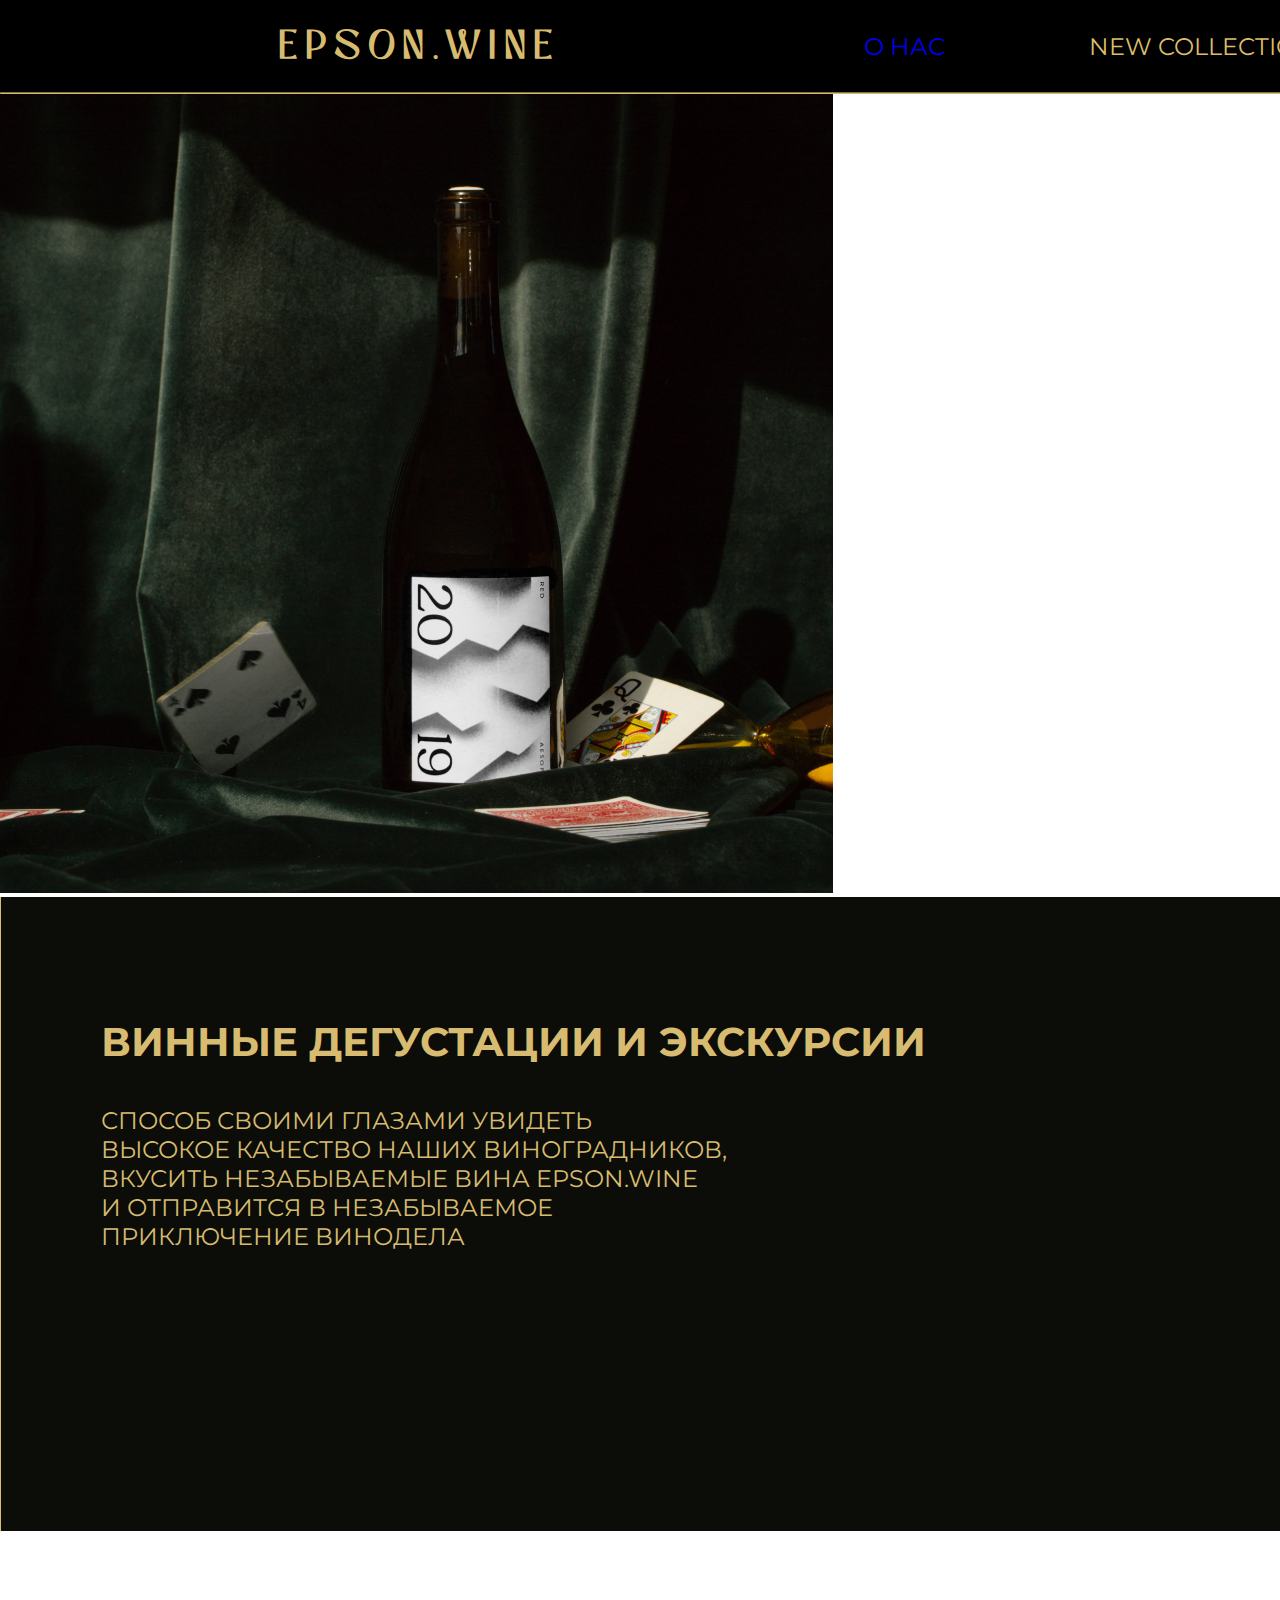
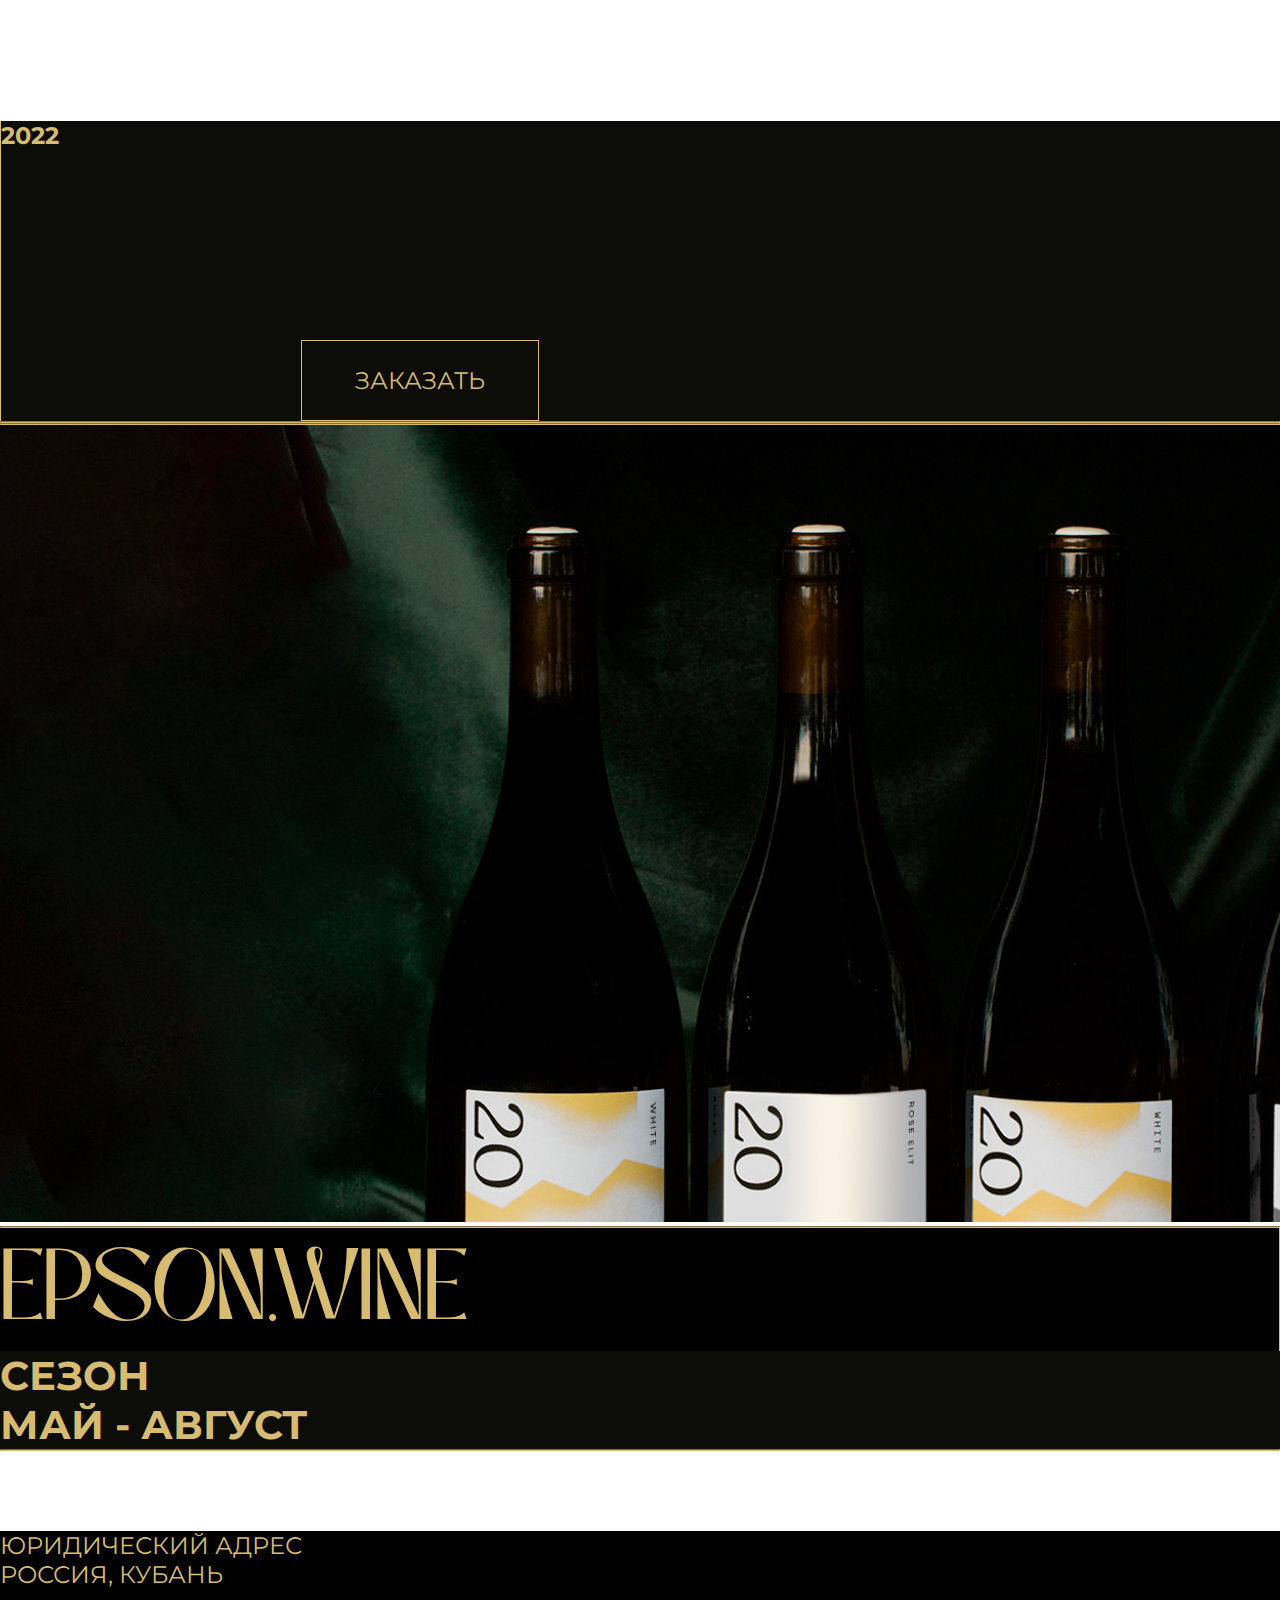
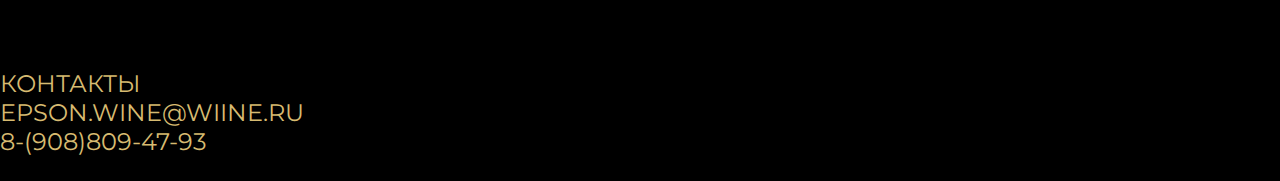
<file: pages/e/index.html>
<!DOCTYPE html>
<html lang="zxx">
<head>
    <meta charset="UTF-8">
    <meta http-equiv="X-UA-Compatible" content="IE=edge">
    <meta name="viewport" content="width=device-width, initial-scale=1.0">
    <link href="https://cdn.jsdelivr.net/npm/bootstrap@5.0.2/dist/css/bootstrap.min.css" rel="stylesheet" integrity="sha384-EVSTQN3/azprG1Anm3QDgpJLIm9Nao0Yz1ztcQTwFspd3yD65VohhpuuCOmLASjC" crossorigin="anonymous">
    <script src="https://cdn.jsdelivr.net/npm/bootstrap@5.0.2/dist/js/bootstrap.bundle.min.js" integrity="sha384-MrcW6ZMFYlzcLA8Nl+NtUVF0sA7MsXsP1UyJoMp4YLEuNSfAP+JcXn/tWtIaxVXM" crossorigin="anonymous"></script>
    
    <title>Excursions</title>
    <link rel="stylesheet" href="css/style.css">
</head>
<body>  
    <header>
        <div class = "header-container col-12">
            <div class="wrapper">
                <a class="navbar-brand" href="../../index.html">Epson.Wine</a>
                <nav class="navbar">
                    <div class="container-fluid">
                         <ul class = "nav-list">
                         <li><a href = "../index.html" class="nav-item">О нас</a></li>
                        <li class="nav-item">
                            <div class = "dropdown-open">
                                New Collection
                                <div class ="dropdown">
                                    <ul class="dropdown-list">
                                       <li class="dropdown-item"> <a href = "/pages/grid/grid.html">
                                            Сладострастно розовое
                                            </a></li>
                                        <li class="dropdown-item"><a href = "/pages/wine/index.html">
                                            Ошеломлюяще белое
                                           </a></li>
                                        <li class="dropdown-item">
                                              <a href = "pages/grid/grid.html">
                                            Искусительно красное </a>
                                        </li>
                                    </ul>
                                </div> 
                            </div>
                            <div class="arrow"></div>
                        </li>
                        <li class="nav-item"><a href = "/pages/e/index.html">Экскурсии</a></li>
                    </ul>
                    </div>             
                </nav>
            </div>
        </div>
        <hr class="border-top border-1 border-wine">
    </header>
    <main>
        <div class = "container-fluid col-12">
           <div class="row">
               <div class="col-6">
                   <img alt="" src="../../assets/11.png" class="img-fluid w-100">
               </div>
               <div class="col-6">
                   <div class="row wine-description h-50">
                       <div class="col-auto align-self-left">
                           <div class="description-card text-left lh-lg">
                               <h1>Винные дегустации и экскурсии</h1>
                               <p>Способ своими глазами увидеть <br>
                                   высокое качество наших виноградников,<br>
                                   вкусить незабываемые вина EPSON.WINE <br>
                                   и отправится в незабываемое <br>
                                   приключение винодела <br>
                               </p>
                            </div>
                       </div>
                   </div>
                   <div class="row wine-description1 h-50">
                       <div class="col-3 d-flex a justify-content-center h-50">
                           <h2>2022</h2>
                       </div>
                       <div class="col a align-self-start h-50">
                           <button class="btn preorder">ЗАКАЗАТЬ</button>
                       </div>
                   </div>
                       </div>
                   </div>
               </div>
            <div class="row black-gap">
                <hr class="border-top border-1 border-wine">
                <hr class="border-top border-1 border-wine">
            </div>
            <div class="row">
                <div class="col-12">
                    <img alt="" src="../../assets/5.png" class="img-fluid w-100"/>
                </div>
            </div>
            <hr class="border-top border-1 border-wine">
            <div class="row">
                <div class="col-6">
                    <div class="wine-logo text-center">
                        <p>Epson.Wine</p>
                    </div>
                </div>
                <div class="col-6">
                    <div class="wine-feeding text-center h-100">
                        <p>Сезон</p>
                        <p>Май - Август</p>
                    </div>   
                </div>
            </div>
            <hr class="border-top border-1 border-wine">   
        </main>
        <footer>
            <div class="footer-container">
            <div class="row justify-content-center">
                <div class="col-4 pd offset-4 footer-text text-start">
                    <p>Юридический адрес</p>
                    <p>Россия, Кубань</p>
                </div>
                <div class="col-4 pd footer-text text-end">
                    <p>Контакты</p>
                    <p>Epson.wine@wiine.ru</p>
                    <p>8-(908)809-47-93</p>
                </div>
            </div>
            </div>
        </footer>
</body>
<script src="../../js/script.js"></script>
</html>
</file>
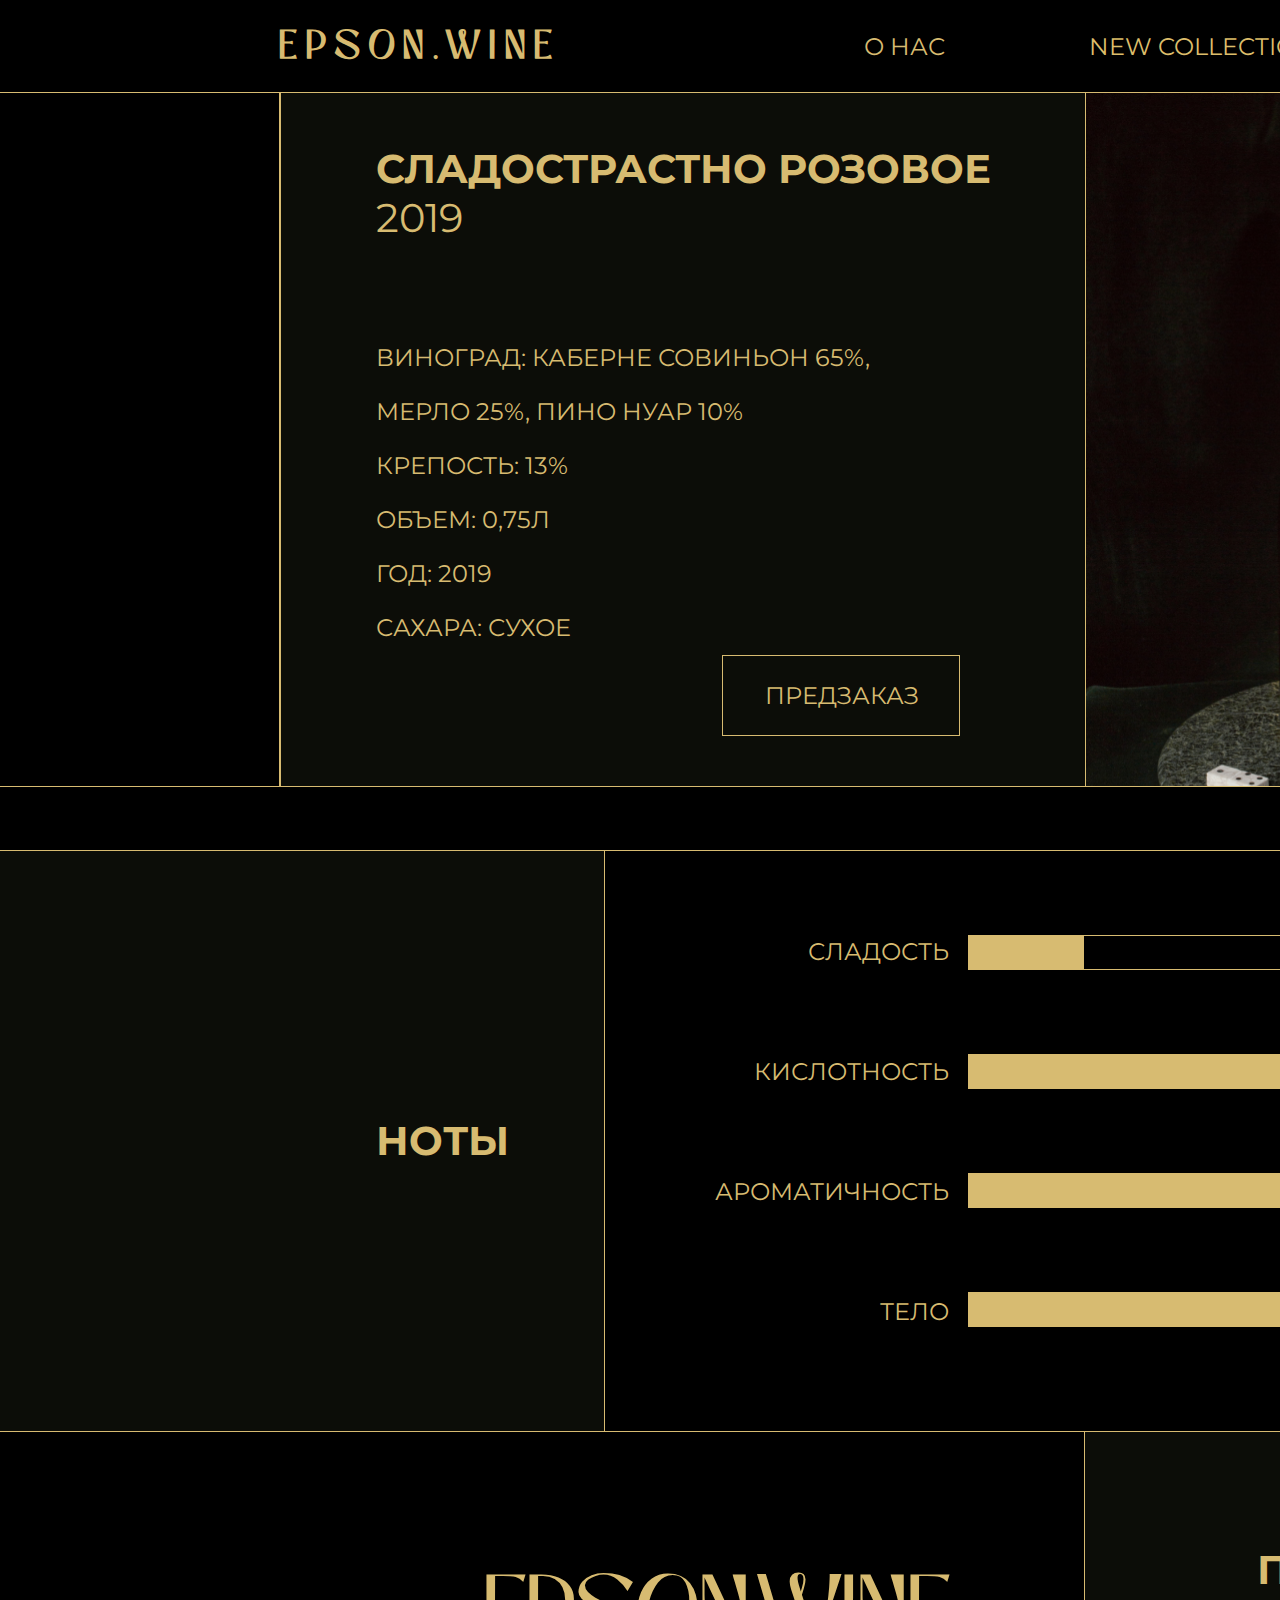
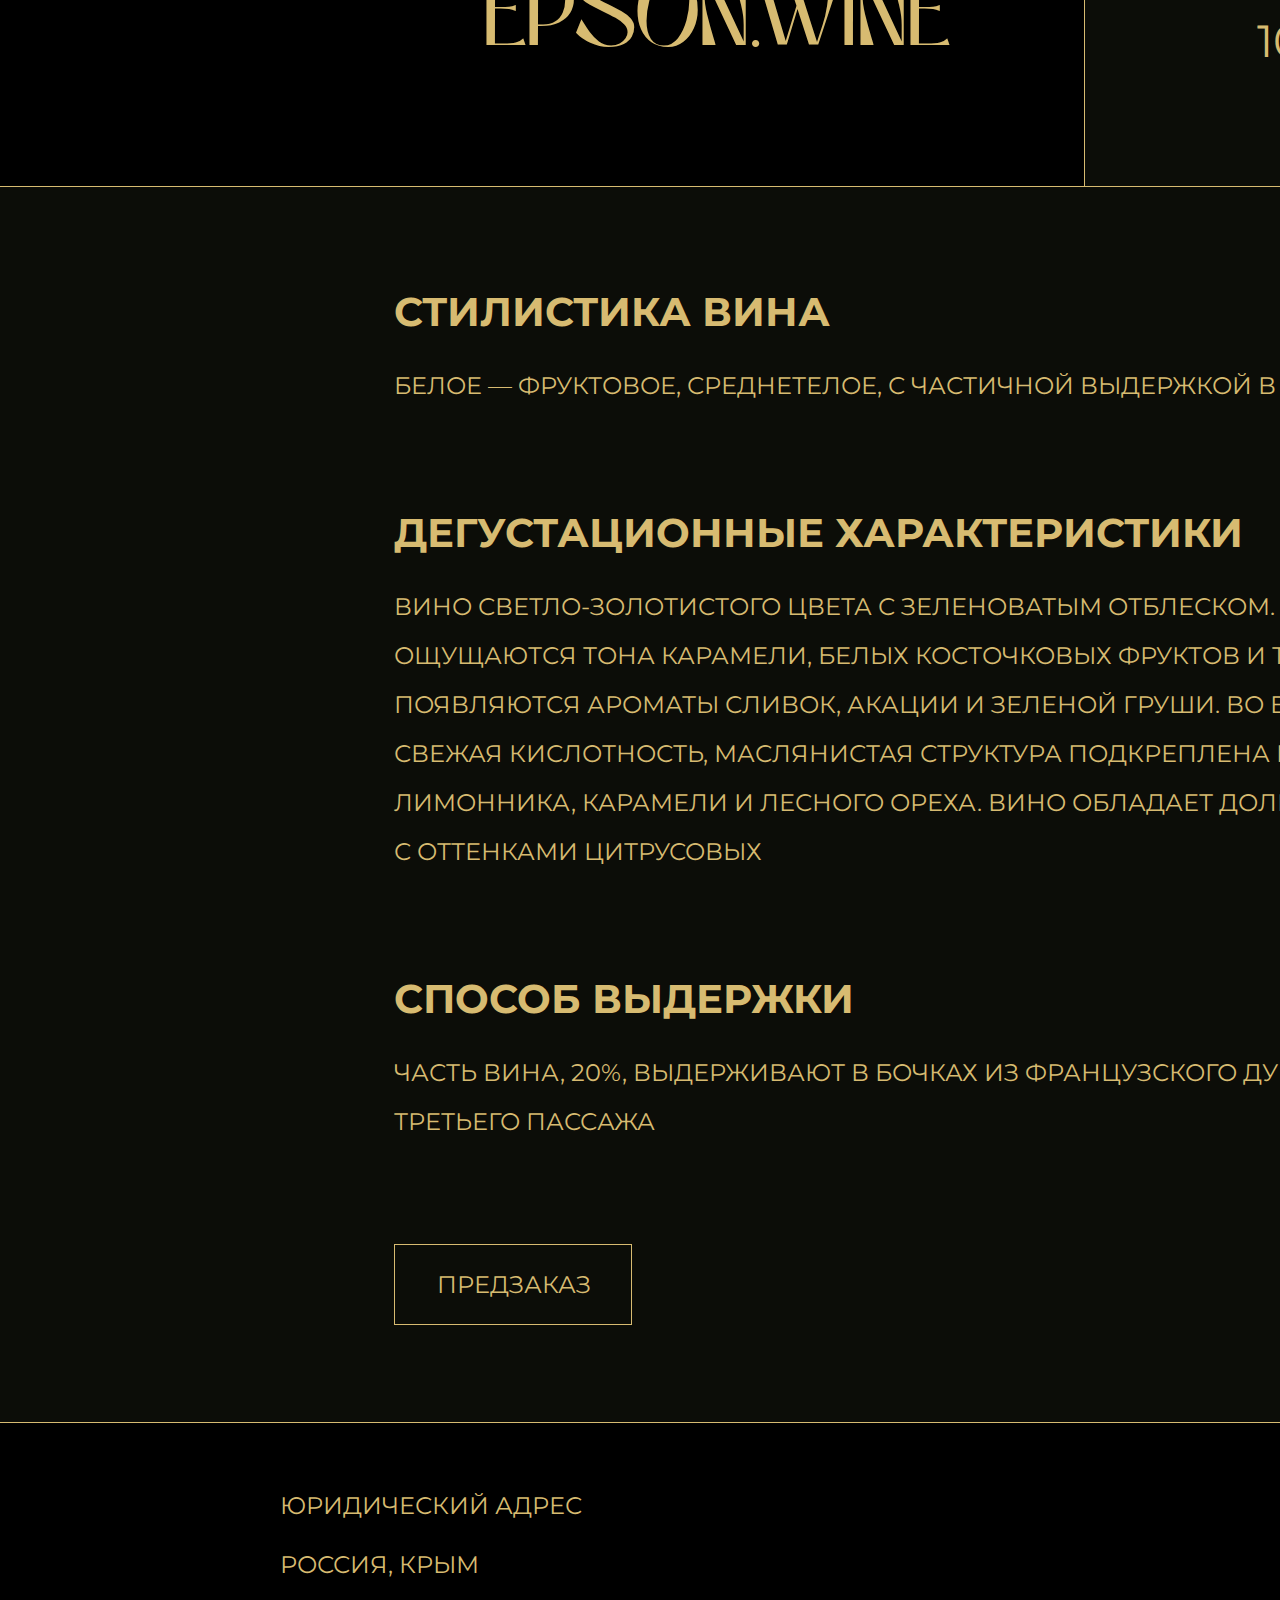
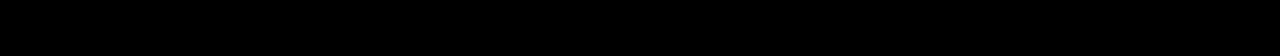
<file: pages/grid/grid.html>
<!DOCTYPE html>
<html lang="zxx">
<head>
    <meta charset="UTF-8">
    <meta http-equiv="X-UA-Compatible" content="IE=edge">
    <meta name="viewport" content="width=device-width, initial-scale=1.0">
    <link rel="stylesheet" href="grid.css">
    <title>Epson Wine</title>
    <link rel="icon" type="image/x-icon" href="/assets/EPSONWINE.ico">
</head>
<body>  
    <header>
        <div class = "header-container">
            <div class="wrapper">
                <a href = "../../index.html"><div class = "header-logo">Epson.Wine</div></a>
                <nav>
                     <ul class = "nav-list">
                         <li><a href = "../index.html" class="nav-item">О нас</a></li>
                        <li class="nav-item">
                            <div class = "dropdown-open">
                                New Collection
                                <div class ="dropdown">
                                    <ul class="dropdown-list">
                                       <li class="dropdown-item"> <a href = "pages/grid/grid.html">
                                            Сладострастно розовое
                                            </a></li>
                                        <li class="dropdown-item"><a href = "pages/grid/grid.html">
                                            Ошеломлюяще белое
                                           </a></li>
                                        <li class="dropdown-item">
                                            <a href = "pages/grid/grid.html">
                                            Искусительно красное </a>
                                        </li>
                                    </ul>
                                </div> 
                            </div>
                            <div class="arrow"></div>
                        </li>
                        <li class="nav-item"><a href = "/pages/e/index.html">Экскурсии</a></li>
                    </ul>
                         </nav>
            </div>
        </div>
        <div class="line"></div>
    </header>
    <main>
        <div class = "main-container container">
            <div class="popup-bg">
                <form class="popup">
                    <button class = "close-button"><img alt="" src = "../../assets/close.svg"></button>
                    <h1 class = "popup-title">Форма для предзаказа</h1>
                    <label class = "name">
                        <div class = "name-text">ФИО*</div>
                        <input type = "text" required>
                    </label>
                    <label class = "email">
                        <div class = "email-text">Email*</div>
                        <input type = "email" required>
                    </label>
                    <label class = "phone">
                        <div class = "phone-text">Телефон*</div>
                        <input type = "tel" required>
                    </label>
                    <span class = "popup-text">*Поля обязательные для заполнения</span>
                    <button class = "popup-button" type = "submit">Buy now</button> 
                </form>
            </div>
            <section class="intro">
                    <div class="intro-container">
                        <div class="empty-container"></div>
                        <div class="wine-description">
                            <div class="description-card">
                                <h1>Сладострастно розовое <br> <span>2019</span></h1>
                                
                                <p>ВИНОГРАД: каберне совиньон 65%,
                                <br>мерло 25%, пино нуар 10%
                                <br>КРЕПОСТЬ: 13%
                                <br>Объем: 0,75Л
                                <br>Год: 2019
                                <br>САХАРА: СУХОЕ  </p>
                            </div>
                            <button class="preorder">Предзаказ</button>
                        </div>
                        <div class="wine-photo"></div>
                        
                        <div class="empty-container"></div>
                    </div>
            </section>
            <div class="ticker">
                <div class="line"></div>
                <div class="line"></div>
            </div>
            <section class="wine-taste">
                <div class="taste-container">
                    <div class="taste">
                        <span>Ноты</span>
                    </div>
                    <div class="taste-settings">
                        <div class="settings">
                            <div class="word-bar">
                                <span>Сладость</span>
                                <span>Кислотность</span>
                                <span>Ароматичность</span>
                                <span>Тело</span>
                            </div>
                            <div class="scale-bar">
                                <div class="scale">
                                    <div class="percent"></div>
                                </div>
                                <div class="scale">
                                    <div class="percent"></div>
                                </div>
                                <div class="scale">
                                    <div class="percent"></div>
                                </div>
                                <div class="scale">
                                    <div class="percent"></div>
                                </div>
                            </div>
                        </div>
                    </div>
                </div>
            </section>
            <section class="wine-storage">
                <div class="storage-container">
                    <div class="wine-logo">
                        <span>Epson.Wine</span>    
                    </div>
                    <div class="wine-feeding">
                        <div class="feeding-bar">
                            <span>Подача</span>
                            <span>10 – 12 °С</span>
                        </div>
                    </div>
                </div>
            </section>
            <section class="wine-testimonial">
                <div class="testimonial-container">
                    <div class="testimonial-wrapper">
                        <div class="wine-style">
                            <h1>Стилистика вина</h1>
                            <p>Белое — фруктовое, среднетелое, с частичной выдержкой в дубе</p>
                        </div>
                        <div class="wine-tasting">
                            <h1>Дегустационные характеристики</h1>
                            <p>Вино светло-золотистого цвета с зеленоватым отблеском. В аромате ощущаются тона карамели, белых косточковых фруктов и тостов, чуть позже появляются ароматы сливок, акации и зеленой груши. Во вкусе яркая и свежая кислотность, маслянистая структура подкреплена нотами лимонника, карамели и лесного ореха. Вино обладает долгим послевкусием с оттенками цитрусовых</p>
                        </div>
                        <div class="wine-excerpt">
                            <h1>Способ выдержки</h1>
                            <p>Часть вина, 20%, выдерживают в бочках из французского дуба второго и третьего пассажа</p>
                        </div>
                        <button class="preorder">Предзаказ</button>
                    </div>
                </div>
            </section>
            <div class="line"></div>
        </div>
            </main>
    <footer>
        <div class="footer-container">
            <div class="wrapper">
                <div class="address">
                    <span>Юридический адрес</span>
                    <span>Россия, Крым</span>
                </div>
                <div class="contact">
                    <span>Контакты</span>
                    <span>Epson.wine@wiine.ru</span>
                    <span>8-(908)809-47-93</span>
                </div>
            </div>
        </div>
    </footer>
</body>     
<script src = "../../js/script.js"></script>
</file>
<file: pages/e/css/style.css>
@import url('https://fonts.googleapis.com/css2?family=Montserrat:wght@400;700&display=swap');

@font-face {
    font-family: 'NiasecLux';
    src: url('../../../fonts/NiasecLux/NiasecLuxDEMO-Regular.ttf');
    font-style: normal;
    font-weight: normal;
}

 h2, p {
    margin: 0 !important;
}
h1{
    margin: 0px 0px 40px 0px !important;
}
*, *::before, *::after {
    box-sizing: border-box !important;
    padding: 0 !important;
    margin: 0 !important;
    
}

.container {
    min-width: 1920px !important;
    margin: 0 auto !important;
}

body {
    margin: 0 !important;
    scroll-behavior: smooth !important;
    min-height: 100vh !important;
    font-family: 'Montserrat', sans-serif !important;
    overflow-x: hidden !important;
}

header {
    min-width: 1920px !important;
    background-color: #000000 !important;
}

.header-container {
    display: flex !important;
    max-height: 92px !important;
}

.header-container a {
    text-decoration: none !important;
}

.navbar-brand {
    font-family: 'NiasecLux' !important;
    color: #D7BB71 !important;
    font-weight: 700 !important;
    font-size: 40px !important;
    text-transform: uppercase !important;
    margin: 22px 303px 21px 279px !important;
    letter-spacing: 0.24em !important;
}

.nav-list {
    display: flex !important;
    color: #DCBD6B !important;
    list-style: none !important;
    text-transform: uppercase !important;
    margin: 32px 0 31px !important;
}

.arrow {
    height: 12px !important;
    width: 12px !important;
    border-top: 2px solid #D7BB71 !important;
    border-left: 2px solid #D7BB71 !important;
    transform: rotate(45deg) !important;
    margin: 11px 0 0 9px !important;
    transition: all 0.3s !important;
}

.arrow-active {
    transform: rotate(-135deg) !important;
    margin: 5px 0 0 9px !important;
    transition: all 0.3s !important;
}


.nav-item {
    display: flex !important;
    position: relative !important;
    margin-right: 144px !important;
    font-weight: 400 !important;
    font-size: 24px !important;
    cursor: pointer !important;
}

.nav-item:hover::before {
    opacity: 1 !important;
}

.nav-item:nth-child(2)::before {
    opacity: 0 !important;
}

.nav-item::before {
    content: '' !important;
    opacity: 0 !important;
    position: absolute !important;
    width: 100% !important;
    height: 1px !important;
    background-color: #D7BB71 !important;
    left: 0 !important;
    bottom: -5px !important;
    transition: all 0.7s ease !important;
}

.nav-item:nth-child(2) {
    margin-right: 146px !important;
}

.nav-item:nth-child(3) {
    margin-right: 0 !important;
}

.dropdown {
	position: absolute !important;
	left: -22px !important;
	top: 100% !important;
	width: 290px !important;
	background-color: #000000 !important;
	opacity: 0 !important;
	visibility: hidden !important;
	transition: opacity 0.5s ease-in-out, visibility 0.5s ease-in-out !important;
    border: 1px solid #D7BB71 !important;
}

.dropdown-list {
    display: flex !important;
    flex-direction: column !important;
    gap: 15px !important;
    list-style: none !important;
    padding: 20px !important;
}

.dropdown-active {
	opacity: 1 !important;
	visibility: visible !important;
}

.popup-bg {
    position: fixed !important;
    top: 0 !important;
    left: 0 !important;
    width: 100% !important;
    height: 100vh !important;
    z-index: 1 !important;
    transition: all 0.5s ease 0s !important;
    display: none !important;
}

.popup-active {
    display: block !important;
    transition: all 0.5s ease 0s !important;
}

.popup {
    display: flex !important;
    flex-direction: column !important;
    position: absolute !important;
    top: 50% !important;
    left: 50% !important;
    transform: translate(-50%, -50%) !important;
    background: #000000 !important;
    width: 899px !important;
    height: 933px !important;
    border: 1px solid #D7BB71 !important;
    color: #D7BB71 !important;
    align-items: center !important;
}

.close-button {
    background: none !important;
    height: 41px !important;
    width: 41px !important;
    margin: 44px 51px 0 807px !important;
}

.popup h1 {
    font-weight: 700 !important;
    font-size: 40px !important;
    text-transform: uppercase !important;
    margin-bottom: 28px !important;
}

.name, .email {
    margin-bottom: 47px !important;
}

.phone {
    margin-bottom: 30px !important;
}

.name input, .email input ,.phone input {
    width: 649px !important;
    height: 71px !important;
    background: none !important;
    border: 1px solid #D7BB71 !important;
    color: #D7BB71 !important;
    font-size: 24px !important;
    padding-left: 10px !important;
}

.name-text, .email-text, .phone-text {
    font-weight: 400 !important;
    font-size: 24px !important;
    text-transform: uppercase !important;
    margin-bottom: 10px !important;
}

.popup span {
    font-weight: 400 !important;
    font-size: 20px !important;
    text-transform: uppercase !important;
    margin-bottom: 72px !important;
}

.popup-button {
    background: none !important;
    border: 1px solid #D7BB71 !important;
    padding: 25px 42px !important;
    width: 238px !important;
    font-family: 'Montserrat' !important;
    font-style: normal !important;
    font-weight: 400 !important;
    font-size: 24px !important;
    text-transform: uppercase !important;
    color: #D7BB71 !important;
    cursor: pointer !important;
}

.popup-button:hover {
    background: #D7BB71 !important;
    color: #000000 !important;
    border: 1px solid #000000 !important;
    transition: all 0.5s ease !important;
}

.line {
    width: 100% !important;
    border-bottom: 1px solid #D7BB71 !important;
}

hr {
    opacity: 1 !important;
}

.border-wine {
    border-color: #D7BB71 !important;
}

.wrapper {
    display: flex !important;
    width: 1920px !important;
    margin: 0 auto !important;
}

.black-gap {
    gap: 63px !important;
    background-color: #000000 !important;
}

.intro-container {
    display: flex !important;
    width: 100% !important;
}

.empty-container {
    width: 100% !important;
    background-color: #000000 !important;
    min-width: 280px !important;
    border-right: 1px solid #D7BB71 !important;
    background-size: cover !important;
}

.empty-container:nth-child(4) {
    background-color: #0C0D08 !important;
    min-width: 280px !important;
    border-left: 1px solid #D7BB71 !important;
}

.wine-photo {
    background-image: url("../../../assets/6.png") !important;
    background-repeat: no-repeat !important;
    background-size: cover !important;
    width: 200% !important;
    height: 799px !important;
}


.description-card h1 {
    font-weight: 700 !important;
    font-size: 40px !important;
    text-transform: uppercase !important;
}

.description-card h2 {
    font-weight: 400 !important;
    font-size: 40px !important;
}

.description-card p {
    text-transform: uppercase !important;
    font-weight: 400 !important;
    font-size: 24px !important;
}

.wine-description button {
    margin-left: 452px !important;
    background: none !important;
    border: 1px solid #D7BB71 !important;
    padding: 25px 42px !important;
    width: 238px !important;
    font-family: 'Montserrat' !important;
    font-style: normal !important;
    font-weight: 400 !important;
    font-size: 24px !important;
    text-transform: uppercase !important;
    color: #D7BB71 !important;
    cursor: pointer !important;
}

.wine-description button:hover {
    background: #D7BB71 !important;
    color: #000000 !important;
    border: 1px solid #000000 !important;
    transition: all 0.5s ease !important;
}


.wine-taste {
    border-bottom: 1px solid #D7BB71 !important;
}

.taste-container {
    display: flex !important;
    width: 100% !important;
}

.taste {
    display: flex !important;
    background-color: #0C0D08 !important;
    min-width: 605px !important;
    border-right: 1px solid #D7BB71 !important;
    width: 100% !important;
}

.taste span {
    font-weight: 700 !important;
    font-size: 40px !important;
    color: #D7BB71 !important;
    margin: 265px 95px 266px auto !important;
    text-transform: uppercase !important;
}

.taste-settings {
    display: flex !important;
    flex-direction: column !important;
    background-color: #000000 !important;
    min-width: 1315px !important;
    width: 100% !important;
}

.black-back {
    background-color: #000000 !important;
}

.settings { 
    display: flex !important;
    margin: 84px 280px 93px 110px !important;
}

.settings span {
    font-weight: 400 !important;
    font-size: 24px !important;
    color: #D7BB71 !important;
    text-transform: uppercase !important;
    margin-right: 19px !important;
}

.scale {
    width: 671px !important;
    height: 35px !important;
    border: 1px solid #D7BB71 !important;
}

.scale-bar, .word-bar {
    display: flex !important;
    flex-direction: column !important;
    gap: 84px !important;
    justify-content: center !important;
}

.word-bar {
    gap:91px !important;
    text-align: right !important;
}

.percent {
    width: 115px !important;
    height: 34px !important;
    background: #D7BB71 !important;
}

.scale:nth-child(2) .percent {
    width: 345px !important;
    height: 34px !important;
    background: #D7BB71 !important;
}

.scale:nth-child(3) .percent {
    width: 460px !important;
    height: 34px !important;
    background: #D7BB71 !important;
}

.scale:nth-child(4) .percent {
    width: 345px !important;
    height: 34px !important;
    background: #D7BB71 !important;
}

.storage-container {
    display: flex !important;
    width:100% !important;
}

.wine-logo {
    background-color: #000000 !important;
    border-right: 1px solid #D7BB71 !important;
}

.wine-logo p {
    font-family: 'NiasecLux' !important;
    color: #D7BB71 !important;
    font-weight: 400 !important;
    font-size: 100px !important;
    text-transform: uppercase !important;
}

.wine-feeding {
    background-color: #0C0D08 !important;
}

.wine-feeding p {
    font-weight: 700 !important;
    font-size: 40px !important;
    color: #D7BB71 !important;
    text-transform: uppercase !important;
}

.feeding-bar span:nth-child(2){
    font-weight: 400 !important;
    font-size: 45px !important;
}

.wine-storage {
    border-bottom: 1px solid #D7BB71 !important;
}

.wine-testimonial {
    background-color: #0C0D08 !important;
}

.testimonial-wrapper {
    display: flex !important;
    flex-direction: column !important;
    gap: 98px !important;
    min-width: 1167px !important;
    padding: 100px 358px 97px 394px !important;
    color:#D7BB71 !important;
    text-transform: uppercase !important;
    line-height: 49px !important;
}

.testimonial-wrapper h1 {
    font-size: 40px !important;
    margin-bottom: 25px !important;
}

.testimonial-wrapper p {
    font-size: 24px !important;
}

.testimonial-wrapper button {
    background: none !important;
    border: 1px solid #D7BB71 !important;
    padding: 25px 42px !important;
    width: 238px !important;
    font-family: 'Montserrat' !important;
    font-style: normal !important;
    font-weight: 400 !important;
    font-size: 24px !important;
    text-transform: uppercase !important;
    color: #D7BB71 !important;
    cursor: pointer !important;
}

.testimonial-wrapper button:hover {
    background: #D7BB71 !important;
    color: #000000 !important;
    border: 1px solid #000000 !important;
    transition: all 0.5s ease !important;
}

footer {
    background-color: #000000 !important;
    min-width: 1920px !important;
    height: 250px !important;
}

.footer-container {
    color: #D7BB71 !important;
}

.footer-text {
    text-transform: uppercase !important;
    font-weight: 400 !important;
    font-size: 24px !important;
}

.wine-feeding text-center h-100 {
    height: 300px !important;
}

.wine-description {
    display: flex !important;
    flex-direction: column !important;
    background-color: #0C0D08 !important;
    color: #D7BB71 !important;
    border-left: 1px solid #D7BB71 !important;
}

.wine-description1 {
    background-color: #0C0D08 !important;
    color: #D7BB71 !important;
    border-left: 1px solid #D7BB71 !important;
}

.a{
    margin: 190px 0px 0px 0px !important;
}

.description-card {
    min-width: 547px !important;
    margin: 120px 30px 280px 100px!important;
}
.description-2022 {
    min-width: 300px !important;
    margin: 120px 0px 280px 100px!important;
}

.preorder {
    border-radius: 0px !important;
    margin-left: 300px !important;
    background: none !important;
    border: 1px solid #D7BB71 !important;
    padding: 25px 42px !important;
    width: 238px !important;
    font-family: 'Montserrat' !important;
    font-style: normal !important;
    font-weight: 400 !important;
    font-size: 24px !important;
    text-transform: uppercase !important;
    color: #D7BB71 !important;
    cursor: pointer !important;
}

.preorder:hover {
    background: #D7BB71 !important;
    color: #000000 !important;
    border: 1px solid #000000 !important;
    transition: all 0.5s ease !important;
}


.pd{
  margin: 80px 0px 0px 0px!important;
}
</file>
<file: pages/grid/grid.css>
@import url('https://fonts.googleapis.com/css2?family=Montserrat:wght@400;700&display=swap');

@font-face {
    font-family: 'NiasecLux';
    src: url('../../../fonts/NiasecLux/NiasecLuxDEMO-Regular.ttf');
    font-style: normal;
    font-weight: normal;
}

h1, h2, p {
    margin: 0
}

*, *::before, *::after {
    box-sizing: border-box;
    padding: 0;
    margin: 0;
    
}

.container {
    min-width: 1920px;
    margin: 0 auto;
}

body {
    margin: 0;
    scroll-behavior: smooth;
    min-height: 100vh;
    font-family: 'Montserrat', sans-serif;
    overflow-x: hidden;
}

header {
    min-width: 1920px;
    background-color: #000000;
}

.header-container {
    display: flex;
    max-height: 92px;
}

.header-container a {
    text-decoration: none;
}

.header-logo {
    font-family: 'NiasecLux';
    color: #D7BB71;
    font-weight: 700;
    font-size: 40px;
    text-transform: uppercase;
    margin: 22px 303px 21px 279px;
    letter-spacing: 0.24em;
}

.nav-list {
    display: flex;
    color: #DCBD6B;
    list-style: none;
    text-transform: uppercase;
    margin: 32px 0 31px;
}

.arrow {
    height: 12px;
    width: 12px;
    border-top: 2px solid #D7BB71;
    border-left: 2px solid #D7BB71;
    transform: rotate(45deg);
    margin: 11px 0 0 9px;
    transition: all 0.3s;
}

.arrow-active {
    transform: rotate(-135deg);
    margin: 5px 0 0 9px;
    transition: all 0.3s;
}


.nav-item {
    display: flex;
    position: relative;
    margin-right: 144px;
    font-weight: 400;
    font-size: 24px;
    cursor: pointer;
}

.nav-item:hover::before {
    opacity: 1;
}

.nav-item:nth-child(2)::before {
    opacity: 0;
}

.nav-item::before {
    content: '';
    opacity: 0;
    position: absolute;
    width: 100%;
    height: 1px;
    background-color: #D7BB71;
    left: 0;
    bottom: -5px;
    transition: all 0.7s ease;
}

.nav-item:nth-child(2) {
    margin-right: 146px;
}

.nav-item:nth-child(3) {
    margin-right: 0px;
}

.dropdown {
	position: absolute;
	left: -22px;
	top: 100%;
	width: 290px;
	background-color: #000000;
	opacity: 0;
	visibility: hidden;
	transition: opacity 0.5s ease-in-out, visibility 0.5s ease-in-out;
    border: 1px solid #D7BB71;
}

.dropdown-list {
    display: flex;
    flex-direction: column;
    gap: 15px;
    list-style: none;
    padding: 20px;
}

.dropdown-active {
	opacity: 1;
	visibility: visible;
}

.popup-bg {
    position: fixed;
    top: 0;
    left: 0;
    width: 100%;
    height: 100vh;
    z-index: 1;
    transition: all 0.5s ease 0s;
    display: none;
}

.popup-active {
    display: block;
    transition: all 0.5s ease 0s;
}

.popup {
    display: flex;
    flex-direction: column;
    position: absolute;
    top: 50%;
    left: 50%;
    transform: translate(-50%, -50%);
    background: #000000;
    width: 899px;
    height: 933px;
    border: 1px solid #D7BB71;
    color: #D7BB71;
    align-items: center;
}

.close-button {
    background: none;
    height: 41px;
    width: 41px;
    margin: 44px 51px 0 807px;
}

.popup h1 {
    font-weight: 700;
    font-size: 40px;
    text-transform: uppercase;
    margin-bottom: 28px;
}

.name, .email {
    margin-bottom: 47px;
}

.phone {
    margin-bottom: 30px;
}

.name input, .email input ,.phone input {
    width: 649px;
    height: 71px;
    background: none;
    border: 1px solid #D7BB71;
    color: #D7BB71;
    font-size: 24px;
    padding-left: 10px;
}

.name-text, .email-text, .phone-text {
    font-weight: 400;
    font-size: 24px;
    text-transform: uppercase;
    margin-bottom: 10px;
}

.popup span {
    font-weight: 400;
    font-size: 20px;
    text-transform: uppercase;
    margin-bottom: 72px;
}

.popup-button {
    background: none;
    border: 1px solid #D7BB71;
    padding: 25px 42px;
    width: 238px;
    font-family: 'Montserrat';
    font-style: normal;
    font-weight: 400;
    font-size: 24px;
    text-transform: uppercase;
    color: #D7BB71;
    cursor: pointer;
}

.popup-button:hover {
    background: #D7BB71;
    color: #000000;
    border: 1px solid #000000;
    transition: all 0.5s ease;
}

.line {
    width: 100%;
    border-bottom: 1px solid #D7BB71;
}

.wrapper {
    display: flex;
    width: 1920px;
    margin: 0 auto;
}

.ticker {
    display: flex;
    flex-direction: column;
    gap: 63px;
    background-color: #000000;
}

.intro-container {
    display: grid;
    grid-template-columns: 14.6% 3.65% 19.74% 10.9% 2.14% 5.47% 28.85% 14.7%;
    grid-template-rows: 9.14% 13.27% 11.4% 39.7% 7.5% 9.9% 9.14%;
    width: 100%;
    height: 77vh;
}

.empty-container {
    width: 100%;
    background-color: #000000;
    min-width: 280px;
    border-right: 1px solid #D7BB71;
    background-size: cover;
    grid-column-start: 1;
    grid-column-end: 2;
    grid-row-start: 1;
    grid-row-end: 8;
}

.empty-container:nth-child(4) {
    background-color: #0C0D08;
    min-width: 280px;
    border-left: 1px solid #D7BB71;
    grid-column-start: 8;
    grid-column-end: 9;
    grid-row-start: 1;
    grid-row-end: 8;
}

.wine-photo {
    background-image: url("../../assets/grid.png");
    background-repeat: no-repeat;
    background-size: cover;
    width: 100%;
    border-left: 1px solid #D7BB71;
    grid-column-start: 7;
    grid-column-end: 8;
    grid-row-start: 1;
    grid-row-end: 8; 
}

.wine-description {
    display: flex;
    flex-direction: column;
    background-color: #0C0D08;
    color: #D7BB71;
    border-left: 1px solid #D7BB71;
    grid-column-start: 2;
    grid-column-end: 7;
    grid-row-start: 1;
    grid-row-end: 8;
    align-items: center;
    justify-content: center;
}

.description-card {
    min-width: 547px;

}

.description-card span{
    font-weight: 400;
    font-size: 40px;
    margin-bottom: 91px;
}

.description-card h1 {
    font-weight: 700;
    font-size: 40px;
    text-transform: uppercase;
    grid-column-start: 3;
    grid-column-end: 9;
    grid-row-start: 2;
    grid-row-end: 3;
    margin-bottom: 89px;
}

.description-card h2 {
    font-weight: 400;
    font-size: 40px;
    margin-bottom: 91px;
}

.description-card p {
    line-height: 54px;
    text-transform: uppercase;
    font-weight: 400;
    font-size: 24px;
    margin: 0;
    grid-column-start: 3;
    grid-column-end: 9;
    grid-row-start: 4;
    grid-row-end: 5;
}

.wine-description button {
    align-self: flex-end;
    margin-right: 125px;
    background: none;
    border: 1px solid #D7BB71;
    padding: 25px 42px;
    width: 238px;
    font-family: 'Montserrat';
    font-style: normal;
    font-weight: 400;
    font-size: 24px;
    text-transform: uppercase;
    color: #D7BB71;
    cursor: pointer;
    grid-column-start: 4;
    grid-column-end: 5;
    grid-row-start: 6;
    grid-row-end: 7;
}

.wine-description button:hover {
    background: #D7BB71;
    color: #000000;
    border: 1px solid #000000;
    transition: all 0.5s ease;
}


.wine-taste {
    border-bottom: 1px solid #D7BB71;
}

.taste-container {
    display: grid;
    grid-template-columns: 1fr 2fr;
    grid-template-rows: 1fr;
    width: 100%;
}

.taste {
    display: flex;
    background-color: #0C0D08;
    min-width: 605px;
    border-right: 1px solid #D7BB71;
    width: 100%;
    grid-column-start: 1;
    grid-column-end: 2;
    grid-row-start: 1;
    grid-row-end: 10;
}

.taste span {
    font-weight: 700;
    font-size: 40px;
    color: #D7BB71;
    margin: 265px 95px 266px auto;
    text-transform: uppercase;
}

.taste-settings {
    display: flex;
    flex-direction: column;
    background-color: #000000;
    min-width: 1315px;
    width: 100%;
    grid-column-start: 2;
    grid-column-end: 3;
    grid-row-start: 1;
    grid-row-end: 10;
}

.settings { 
    display: flex;
    margin: 84px 280px 93px 110px;
}

.settings span {
    font-weight: 400;
    font-size: 24px;
    color: #D7BB71;
    text-transform: uppercase;
    margin-right: 19px;
}

.scale {
    width: 671px;
    height: 35px;
    border: 1px solid #D7BB71;
}

.scale-bar, .word-bar {
    display: flex;
    flex-direction: column;
    gap: 84px;
    justify-content: center;
}

.word-bar {
    gap:91px;
    text-align: right;
}

.percent {
    width: 115px;
    height: 34px;
    background: #D7BB71;
}

.scale:nth-child(2) .percent {
    width: 345px;
    height: 34px;
    background: #D7BB71;
}

.scale:nth-child(3) .percent {
    width: 460px;
    height: 34px;
    background: #D7BB71;
}

.scale:nth-child(4) .percent {
    width: 345px;
    height: 34px;
    background: #D7BB71;
}

.storage-container {
    display: grid;
    grid-template-columns: 3fr 2fr;
    grid-template-rows: 1fr;
    width:100%;
}

.wine-logo {
    display: flex;
    background-color: #000000;
    min-width: 1085px;
    width: 100%;
    border-right: 1px solid #D7BB71;
}

.wine-logo span {
    font-family: 'NiasecLux';
    color: #D7BB71;
    font-weight: 400;
    font-size: 100px;
    text-transform: uppercase;
    margin: 122px 134px 109px auto;
}

.wine-feeding {
    display: flex;
    flex-direction: column;
    min-width: 835px;
    width: 100%;
    background-color: #0C0D08;
}

.feeding-bar {
    display: flex;
    flex-direction: column;
    gap:19px;
    margin: 113px auto 113px 172px;
}

.feeding-bar span {
    font-weight: 700;
    font-size: 40px;
    color: #D7BB71;
    text-transform: uppercase;
}

.feeding-bar span:nth-child(2){
    font-weight: 400;
    font-size: 45px;
}

.wine-storage {
    border-bottom: 1px solid #D7BB71;
}

.wine-testimonial {
    background-color: #0C0D08;
}

.testimonial-wrapper {
    display: grid;
    flex-direction: column;
    gap: 98px;
    min-width: 1167px;
    padding: 100px 358px 97px 394px;
    color:#D7BB71;
    text-transform: uppercase;
    line-height: 49px;
}

.testimonial-wrapper h1 {
    font-size: 40px;
    margin-bottom: 25px;
}

.testimonial-wrapper p {
    font-size: 24px;
}

.testimonial-wrapper button {
    background: none;
    border: 1px solid #D7BB71;
    padding: 25px 42px;
    width: 238px;
    font-family: 'Montserrat';
    font-style: normal;
    font-weight: 400;
    font-size: 24px;
    text-transform: uppercase;
    color: #D7BB71;
    cursor: pointer;
}

.testimonial-wrapper button:hover {
    background: #D7BB71;
    color: #000000;
    border: 1px solid #000000;
    transition: all 0.5s ease;
}

footer {
    background-color: #000000;
    min-width: 1920px;
}

.footer-container {
    display: flex;
    color: #D7BB71;
}

.address {
    display: flex;
    flex-direction: column;
    text-transform: uppercase;
    gap: 30px;
    margin: 68px 755px 68px 280px;
    font-weight: 400;
    font-size: 24px;
    line-height: 29px;
}

.contact {
    display: flex;
    flex-direction: column;
    text-transform: uppercase;
    gap: 5px;
    text-align: right;
    margin: 68px 0 68px;
    font-weight: 400;
    font-size: 24px;
    line-height: 29px;
}

a{
 color: #D7BB71;
}
</file>
